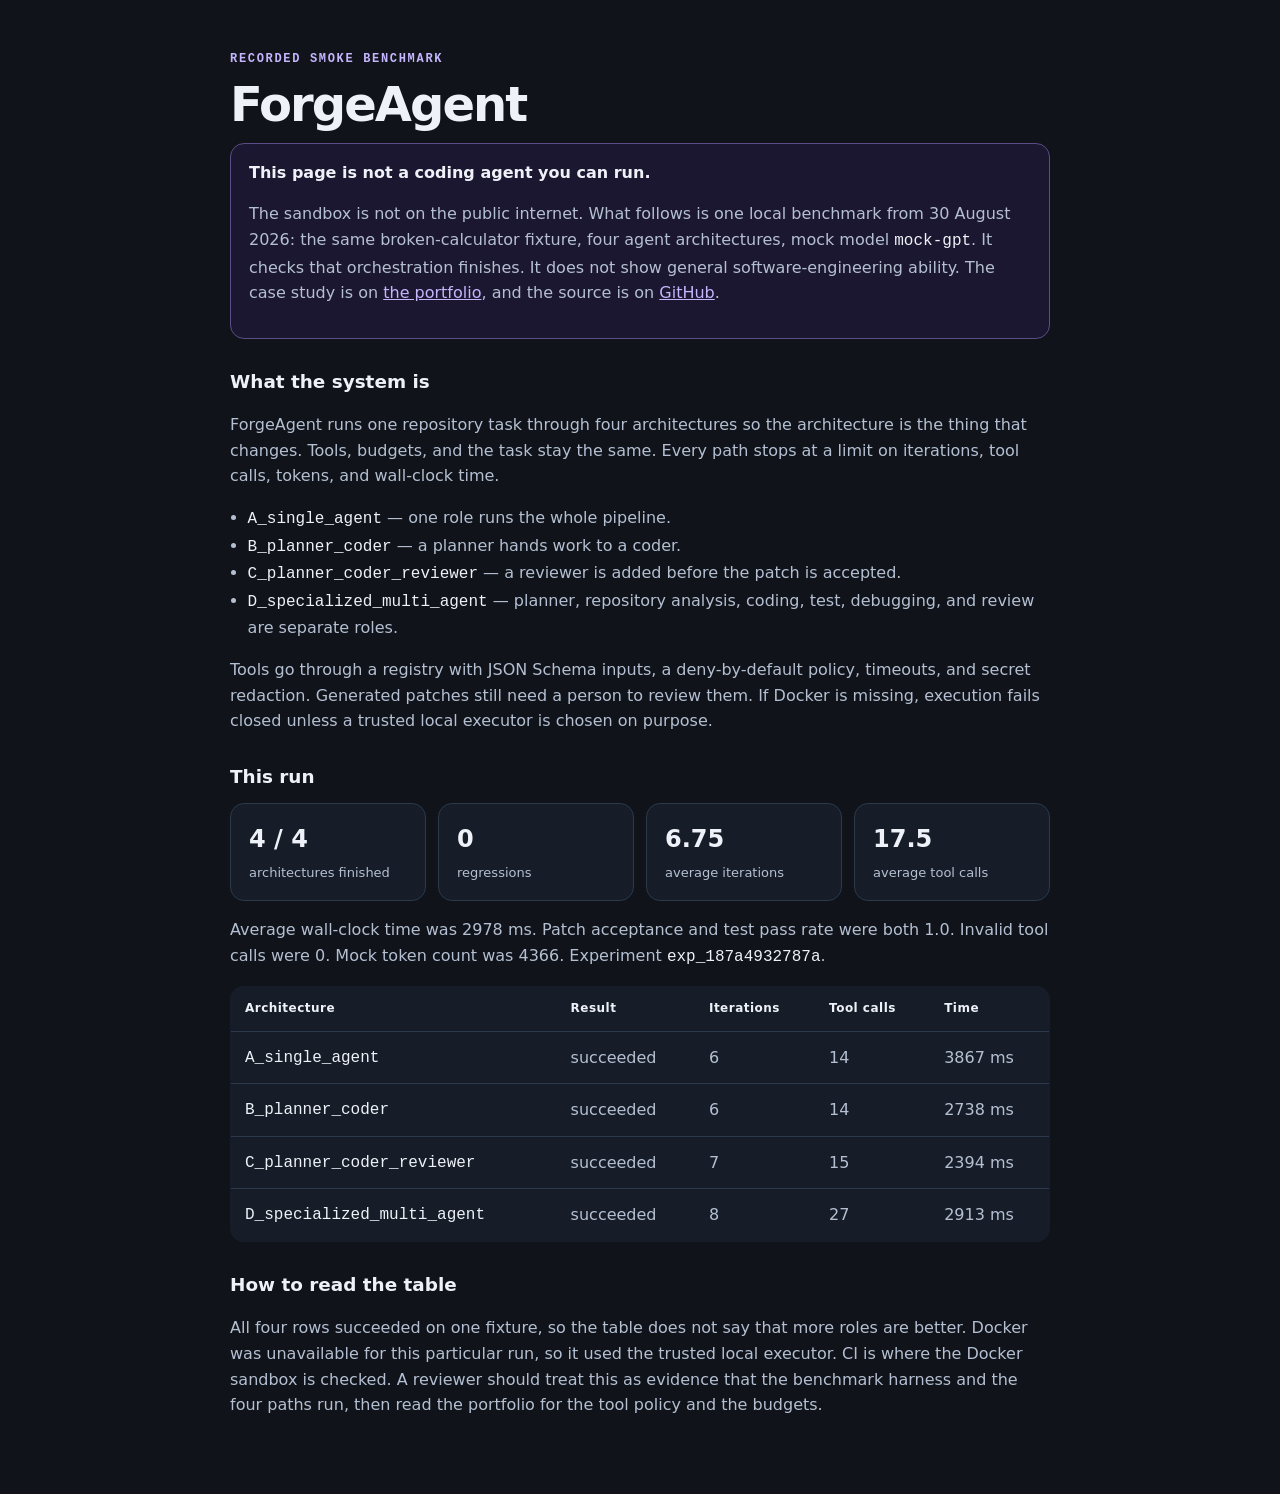
<file: demo-site/index.html>
<!doctype html>
<html lang="en">
<head>
  <meta charset="utf-8">
  <meta name="viewport" content="width=device-width, initial-scale=1">
  <title>ForgeAgent — what this page is</title>
  <style>
    :root { color-scheme: dark; --bg: #10131a; --card: #171d28; --line: #2c384c; --ink: #eef2f8; --muted: #b4c0d2; --accent: #c4b5fd; }
    * { box-sizing: border-box; }
    body { margin: 0; background: var(--bg); color: var(--ink); font: 16px/1.6 system-ui, sans-serif; }
    main { max-width: 860px; margin: auto; padding: 40px 20px 80px; }
    h1 { font-size: clamp(2rem, 5vw, 3rem); letter-spacing: -0.04em; line-height: 1.1; margin: 12px 0; }
    h2 { font-size: 1.15rem; margin: 0 0 8px; }
    p, li, td { color: var(--muted); }
    a { color: var(--accent); }
    code { font-family: ui-monospace, monospace; color: var(--ink); }
    .banner { border: 1px solid #5b4d86; background: #1c1730; border-radius: 14px; padding: 16px 18px; }
    .banner strong { color: var(--ink); }
    .kicker { color: var(--accent); font: 700 12px ui-monospace, monospace; letter-spacing: 0.14em; }
    section { margin-top: 28px; }
    article, table { background: var(--card); border: 1px solid var(--line); border-radius: 14px; }
    article { padding: 16px 18px; }
    table { width: 100%; border-collapse: collapse; overflow: hidden; }
    th, td { text-align: left; padding: 12px 14px; border-bottom: 1px solid var(--line); }
    th { color: var(--ink); font-size: 12px; letter-spacing: 0.04em; }
    tr:last-child td { border-bottom: 0; }
    .stats { display: grid; gap: 12px; margin-top: 12px; }
    @media (min-width: 720px) { .stats { grid-template-columns: repeat(4, 1fr); } }
    .stats article strong { display: block; color: var(--ink); font-size: 1.5rem; }
    .stats article span { color: var(--muted); font-size: 13px; }
    ul { padding-left: 1.1rem; }
  </style>
</head>
<body>
  <main>
    <p class="kicker">RECORDED SMOKE BENCHMARK</p>
    <h1>ForgeAgent</h1>
    <div class="banner">
      <strong>This page is not a coding agent you can run.</strong>
      <p>The sandbox is not on the public internet. What follows is one local benchmark from 30 August 2026: the same broken-calculator fixture, four agent architectures, mock model <code>mock-gpt</code>. It checks that orchestration finishes. It does not show general software-engineering ability. The case study is on <a href="https://faraazbuilds.vercel.app/projects/forgeagent">the portfolio</a>, and the source is on <a href="https://github.com/snowflake1224/ForgeAgent">GitHub</a>.</p>
    </div>

    <section>
      <h2>What the system is</h2>
      <p>ForgeAgent runs one repository task through four architectures so the architecture is the thing that changes. Tools, budgets, and the task stay the same. Every path stops at a limit on iterations, tool calls, tokens, and wall-clock time.</p>
      <ul>
        <li><code>A_single_agent</code> — one role runs the whole pipeline.</li>
        <li><code>B_planner_coder</code> — a planner hands work to a coder.</li>
        <li><code>C_planner_coder_reviewer</code> — a reviewer is added before the patch is accepted.</li>
        <li><code>D_specialized_multi_agent</code> — planner, repository analysis, coding, test, debugging, and review are separate roles.</li>
      </ul>
      <p>Tools go through a registry with JSON Schema inputs, a deny-by-default policy, timeouts, and secret redaction. Generated patches still need a person to review them. If Docker is missing, execution fails closed unless a trusted local executor is chosen on purpose.</p>
    </section>

    <section>
      <h2>This run</h2>
      <div class="stats">
        <article><strong>4 / 4</strong><span>architectures finished</span></article>
        <article><strong>0</strong><span>regressions</span></article>
        <article><strong>6.75</strong><span>average iterations</span></article>
        <article><strong>17.5</strong><span>average tool calls</span></article>
      </div>
      <p>Average wall-clock time was 2978 ms. Patch acceptance and test pass rate were both 1.0. Invalid tool calls were 0. Mock token count was 4366. Experiment <code>exp_187a4932787a</code>.</p>
      <table>
        <thead>
          <tr><th>Architecture</th><th>Result</th><th>Iterations</th><th>Tool calls</th><th>Time</th></tr>
        </thead>
        <tbody>
          <tr><td><code>A_single_agent</code></td><td>succeeded</td><td>6</td><td>14</td><td>3867 ms</td></tr>
          <tr><td><code>B_planner_coder</code></td><td>succeeded</td><td>6</td><td>14</td><td>2738 ms</td></tr>
          <tr><td><code>C_planner_coder_reviewer</code></td><td>succeeded</td><td>7</td><td>15</td><td>2394 ms</td></tr>
          <tr><td><code>D_specialized_multi_agent</code></td><td>succeeded</td><td>8</td><td>27</td><td>2913 ms</td></tr>
        </tbody>
      </table>
    </section>

    <section>
      <h2>How to read the table</h2>
      <p>All four rows succeeded on one fixture, so the table does not say that more roles are better. Docker was unavailable for this particular run, so it used the trusted local executor. CI is where the Docker sandbox is checked. A reviewer should treat this as evidence that the benchmark harness and the four paths run, then read the portfolio for the tool policy and the budgets.</p>
    </section>
  </main>
</body>
</html>
</file>
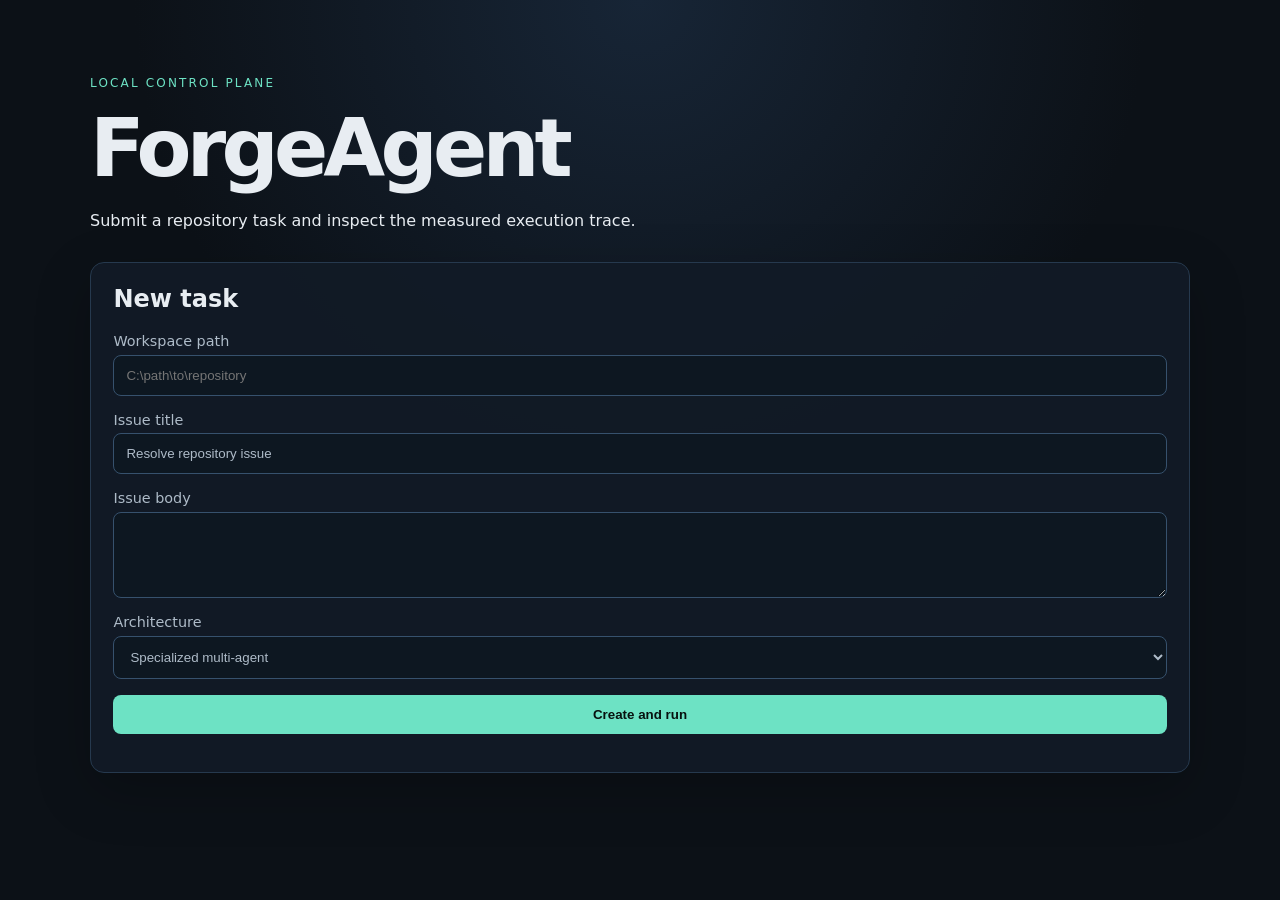
<file: apps/web/index.html>
<!doctype html>
<html lang="en">
<head>
  <meta charset="utf-8">
  <meta name="viewport" content="width=device-width, initial-scale=1">
  <title>ForgeAgent</title>
  <link rel="stylesheet" href="styles.css">
</head>
<body>
  <main>
    <header>
      <p class="eyebrow">LOCAL CONTROL PLANE</p>
      <h1>ForgeAgent</h1>
      <p>Submit a repository task and inspect the measured execution trace.</p>
    </header>

    <section class="panel">
      <h2>New task</h2>
      <form id="task-form">
        <label>Workspace path<input id="workspace" required placeholder="C:\path\to\repository"></label>
        <label>Issue title<input id="title" required value="Resolve repository issue"></label>
        <label>Issue body<textarea id="body" rows="4"></textarea></label>
        <label>Architecture
          <select id="architecture">
            <option value="A_single_agent">Single agent</option>
            <option value="B_planner_coder">Planner + coder</option>
            <option value="C_planner_coder_reviewer">Planner + coder + reviewer</option>
            <option value="D_specialized_multi_agent" selected>Specialized multi-agent</option>
          </select>
        </label>
        <button type="submit">Create and run</button>
      </form>
      <p id="status" role="status"></p>
    </section>

    <section id="results" class="results hidden">
      <div class="panel"><h2>Timeline</h2><div id="timeline"></div></div>
      <div class="panel"><h2>Diff</h2><pre id="diff"></pre></div>
      <div class="panel"><h2>Tests</h2><pre id="tests"></pre></div>
      <div class="panel"><h2>Metrics</h2><pre id="metrics"></pre></div>
    </section>
  </main>
  <script src="app.js"></script>
</body>
</html>
</file>
<file: apps/web/styles.css>
:root {
  color-scheme: dark;
  font-family: Inter, ui-sans-serif, system-ui, sans-serif;
  background: #0c1117;
  color: #e8edf2;
}
* { box-sizing: border-box; }
body { margin: 0; background: radial-gradient(circle at top, #172536, #0c1117 48%); }
main { width: min(1100px, 92vw); margin: 0 auto; padding: 4rem 0; }
header { margin-bottom: 2rem; }
h1 { margin: .2rem 0; font-size: clamp(2.5rem, 8vw, 5rem); letter-spacing: -.06em; }
h2 { margin-top: 0; }
.eyebrow { color: #6de2c4; letter-spacing: .18em; font-size: .75rem; }
.panel {
  background: rgba(18, 27, 38, .92);
  border: 1px solid #26394e;
  border-radius: 14px;
  padding: 1.4rem;
  box-shadow: 0 18px 55px rgba(0, 0, 0, .22);
}
form { display: grid; gap: 1rem; }
label { display: grid; gap: .35rem; color: #aebbc8; font-size: .9rem; }
input, textarea, select, button {
  width: 100%;
  border: 1px solid #36516d;
  border-radius: 8px;
  padding: .75rem;
  background: #0d1721;
  color: inherit;
}
button { background: #6de2c4; color: #07110e; border: 0; font-weight: 700; cursor: pointer; }
.results { display: grid; grid-template-columns: repeat(2, minmax(0, 1fr)); gap: 1rem; margin-top: 1rem; }
.hidden { display: none; }
pre { overflow: auto; max-height: 26rem; background: #081018; padding: 1rem; border-radius: 8px; }
.step { border-left: 3px solid #6de2c4; padding: .4rem .8rem; margin: .6rem 0; }
.step.failed { border-color: #ff7a8a; }
@media (max-width: 760px) { .results { grid-template-columns: 1fr; } }
</file>
